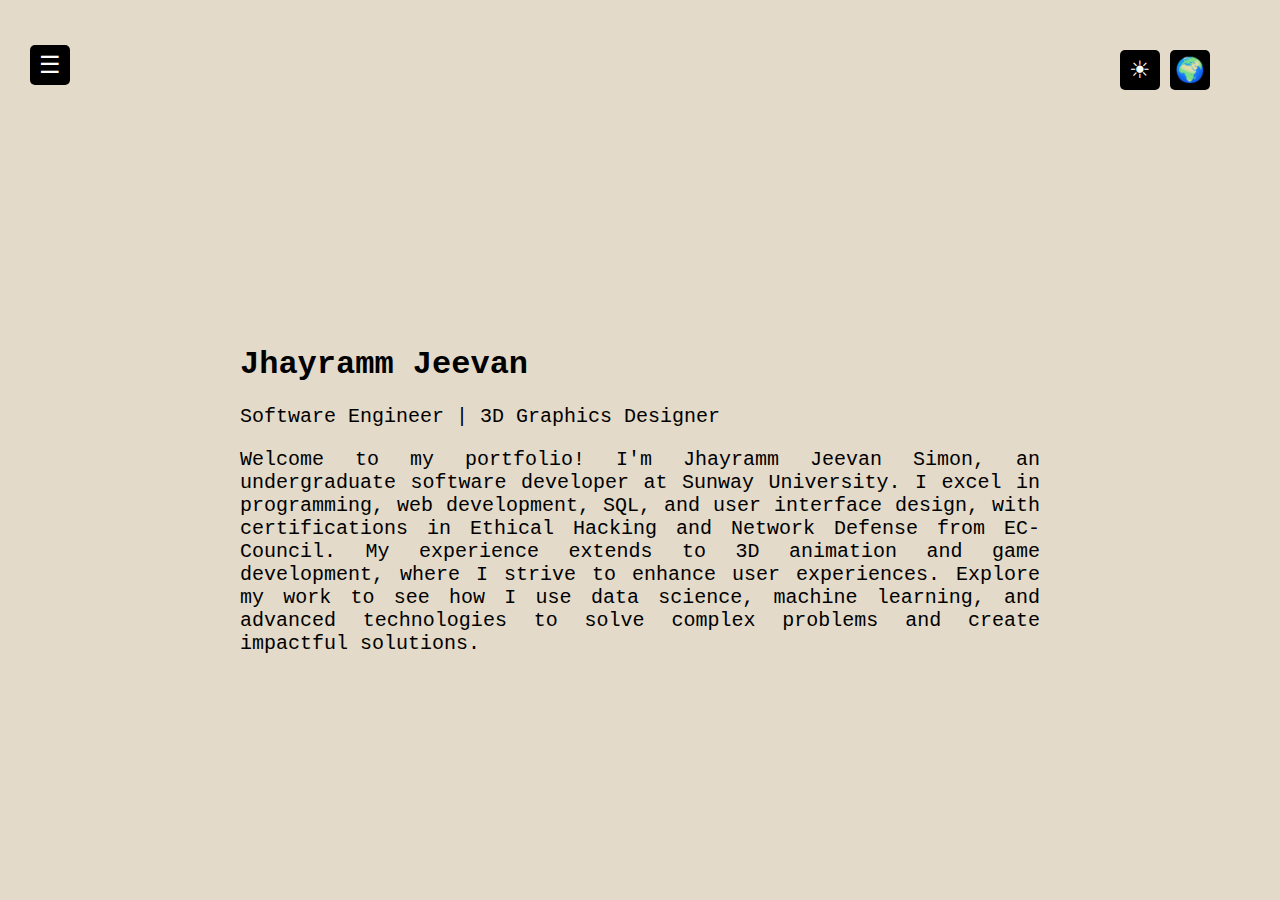
<file: index.html>
<!DOCTYPE html>
<html lang="en">
<head>
    <meta charset="UTF-8">
    <meta name="viewport" content="width=device-width, initial-scale=1.0">
    <title>My Portfolio</title>
    <link rel="stylesheet" href="css/Style.css" />
</head>
<body>
    <div class="hamburger-btn" id="hamburger-btn">☰</div>
    <div class="overlay" id="overlay"></div>
    <div class="sidebar" id="sidebar">
        <a href="About.html" class="btn" data-lang-text="about">About</a>
        <a href="Contact.html" class="btn" data-lang-text="contact">Contact</a>
        <a href="Projects.html" class="btn" data-lang-text="projects">Projects</a>
    </div>
    <div class="icon-btn">
        <div class="icon" id="theme-toggle">☀</div>
        <div class="icon" id="earth-icon">🌍</div>
    </div>
    <div class="container" data-lang-container>
        <h1 data-lang-text="name">Jhayramm Jeevan</h1>
        <p data-lang-text="title">Software Engineer | 3D Graphics Designer</p>
        <p data-lang-text="info">
            Welcome to my portfolio! I'm Jhayramm Jeevan Simon, an undergraduate software developer at Sunway University. I excel in programming, web development, SQL, and user interface design, with certifications in Ethical Hacking and Network Defense from EC-Council. My experience extends to 3D animation and game development, where I strive to enhance user experiences. Explore my work to see how I use data science, machine learning, and advanced technologies to solve complex problems and create impactful solutions.
        </p>
    </div>
    <script src="js/Buttons.js"></script>
    <script src="js/Lang.js"></script>
</body>
</html>
</file>
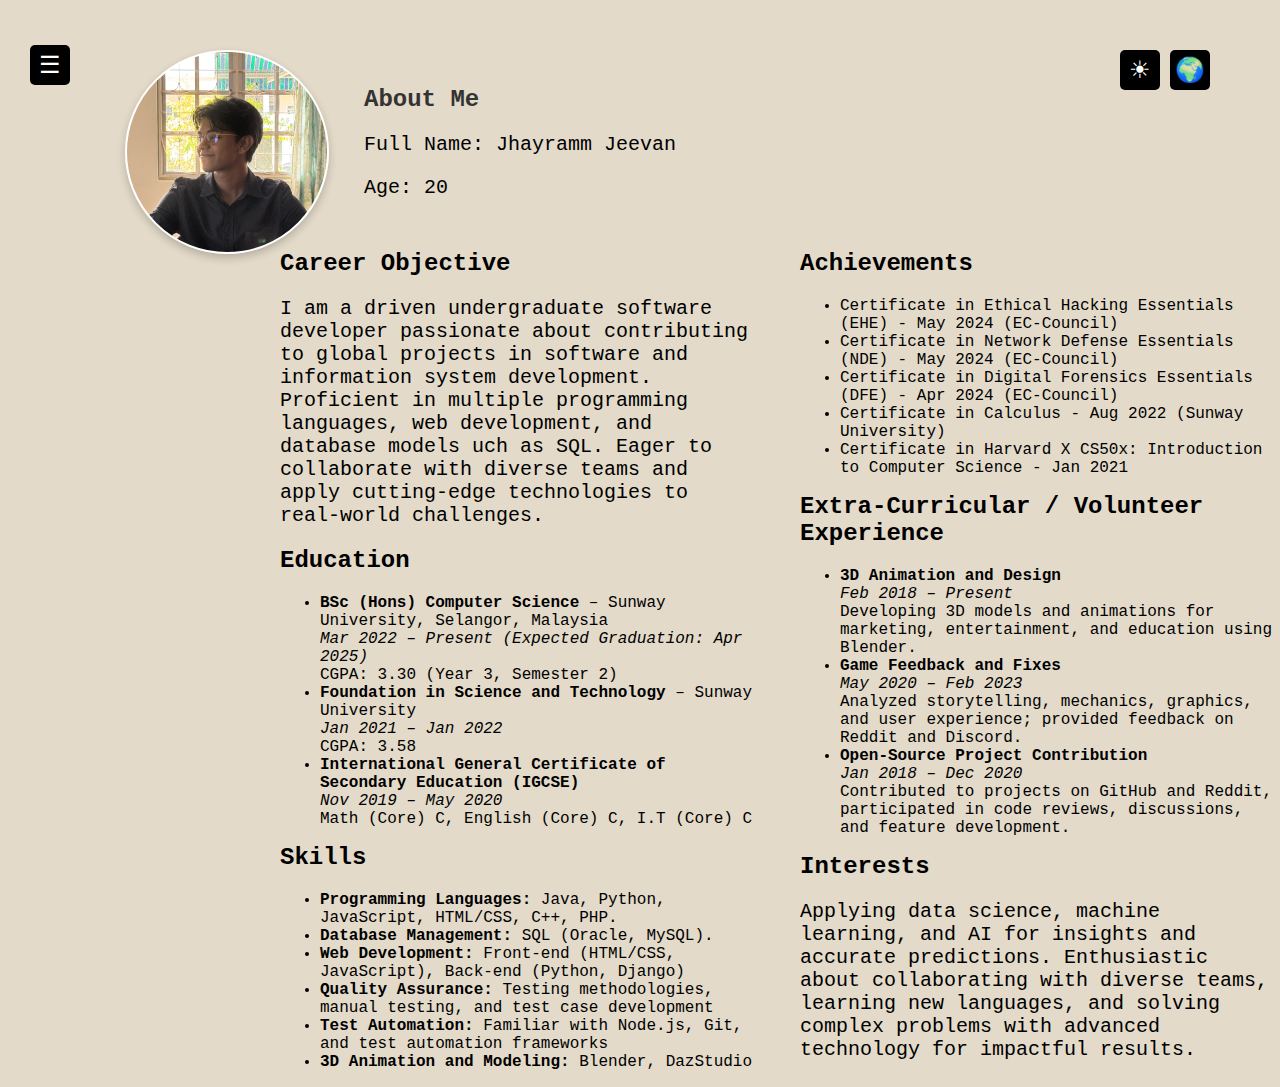
<file: About.html>
<!DOCTYPE html>
<html lang="en">
<head>
    <meta charset="UTF-8">
    <meta name="viewport" content="width=device-width, initial-scale=1.0">
    <title>About Me</title>
    <link rel="stylesheet" href="css/Style.css" />
</head>
<body>
    <div class="hamburger-btn" id="hamburger-btn">☰</div>
    <div class="overlay" id="overlay"></div>
    <div class="sidebar" id="sidebar">
        <a href="index.html" class="btn" data-lang-text="home">Home</a>
        <a href="Projects.html" class="btn" data-lang-text="projects">Projects</a>
        <a href="Contact.html" class="btn" data-lang-text="contact">Contact</a>
    </div>
    <div class="icon-btn">
        <div class="icon" id="theme-toggle">☀</div>
        <div class="icon" id="earth-icon"> 🌍</div>
    </div>

    <!-- Profile Section -->
    <div class="profile-section">
        <div class="profile-pic" id="profile-pic"></div>
        <div class="profile-text">
            <h1 data-lang-text="about me">About Me</h1>
            <p>Full Name: Jhayramm Jeevan</p>
            <p>Age: 20</p>
        </div>
    </div>

    <!-- Content Section in Two Columns -->
    <div class="content">
        <!-- Left Column -->
        <div class="column">
            <!-- Career Objective -->
            <section>
                <h2>Career Objective</h2>
                <p>I am a driven undergraduate software developer passionate about contributing to global projects in software and information system development. Proficient in multiple programming languages, web development, and database models uch as SQL. Eager to collaborate with diverse teams and apply cutting-edge technologies to real-world challenges.</p>
            </section>

            <!-- Education -->
            <section>
                <h2>Education</h2>
                <ul>
                    <li><strong>BSc (Hons) Computer Science</strong> – Sunway University, Selangor, Malaysia<br>
                        <em>Mar 2022 – Present (Expected Graduation: Apr 2025)</em><br>CGPA: 3.30 (Year 3, Semester 2)
                    </li>
                    <li><strong>Foundation in Science and Technology</strong> – Sunway University<br>
                        <em>Jan 2021 – Jan 2022</em><br>CGPA: 3.58
                    </li>
                    <li><strong>International General Certificate of Secondary Education (IGCSE)</strong><br>
                        <em>Nov 2019 – May 2020</em><br>Math (Core) C, English (Core) C, I.T (Core) C
                    </li>
                </ul>
            </section>

            <!-- Skills -->
            <section>
                <h2>Skills</h2>
                <ul>
                    <li><strong>Programming Languages:</strong> Java, Python, JavaScript, HTML/CSS, C++, PHP.</li>
                    <li><strong>Database Management:</strong> SQL (Oracle, MySQL).</li>
                    <li><strong>Web Development:</strong> Front-end (HTML/CSS, JavaScript), Back-end (Python, Django)</li>
                    <li><strong>Quality Assurance:</strong> Testing methodologies, manual testing, and test case development</li>
                    <li><strong>Test Automation:</strong> Familiar with Node.js, Git, and test automation frameworks</li>
                    <li><strong>3D Animation and Modeling:</strong> Blender, DazStudio</li>
                </ul>
            </section>
        </div>

        <!-- Right Column -->
        <div class="column">
            <!-- Achievements -->
            <section>
                <h2>Achievements</h2>
                <ul>
                    <li>Certificate in Ethical Hacking Essentials (EHE) - May 2024 (EC-Council)</li>
                    <li>Certificate in Network Defense Essentials (NDE) - May 2024 (EC-Council)</li>
                    <li>Certificate in Digital Forensics Essentials (DFE) - Apr 2024 (EC-Council)</li>
                    <li>Certificate in Calculus - Aug 2022 (Sunway University)</li>
                    <li>Certificate in Harvard X CS50x: Introduction to Computer Science - Jan 2021</li>
                </ul>
            </section>

            <!-- Extra-Curricular / Volunteer Experience -->
            <section>
                <h2>Extra-Curricular / Volunteer Experience</h2>
                <ul>
                    <li><strong>3D Animation and Design</strong><br><em>Feb 2018 – Present</em><br>
                        Developing 3D models and animations for marketing, entertainment, and education using Blender.
                    </li>
                    <li><strong>Game Feedback and Fixes</strong><br><em>May 2020 – Feb 2023</em><br>
                        Analyzed storytelling, mechanics, graphics, and user experience; provided feedback on Reddit and Discord.
                    </li>
                    <li><strong>Open-Source Project Contribution</strong><br><em>Jan 2018 – Dec 2020</em><br>
                        Contributed to projects on GitHub and Reddit, participated in code reviews, discussions, and feature development.
                    </li>
                </ul>
            </section>

        <!-- Interests -->
        <section>
            <h2>Interests</h2>
            <p>Applying data science, machine learning, and AI for insights and accurate predictions. Enthusiastic about collaborating with diverse teams, learning new languages, and solving complex problems with advanced technology for impactful results.</p>
        </section>

            
        </div>
    </div>

    <script src="js/Buttons.js"></script>
    <script src="js/Lang.js"></script>
</body>
</html>
</file>
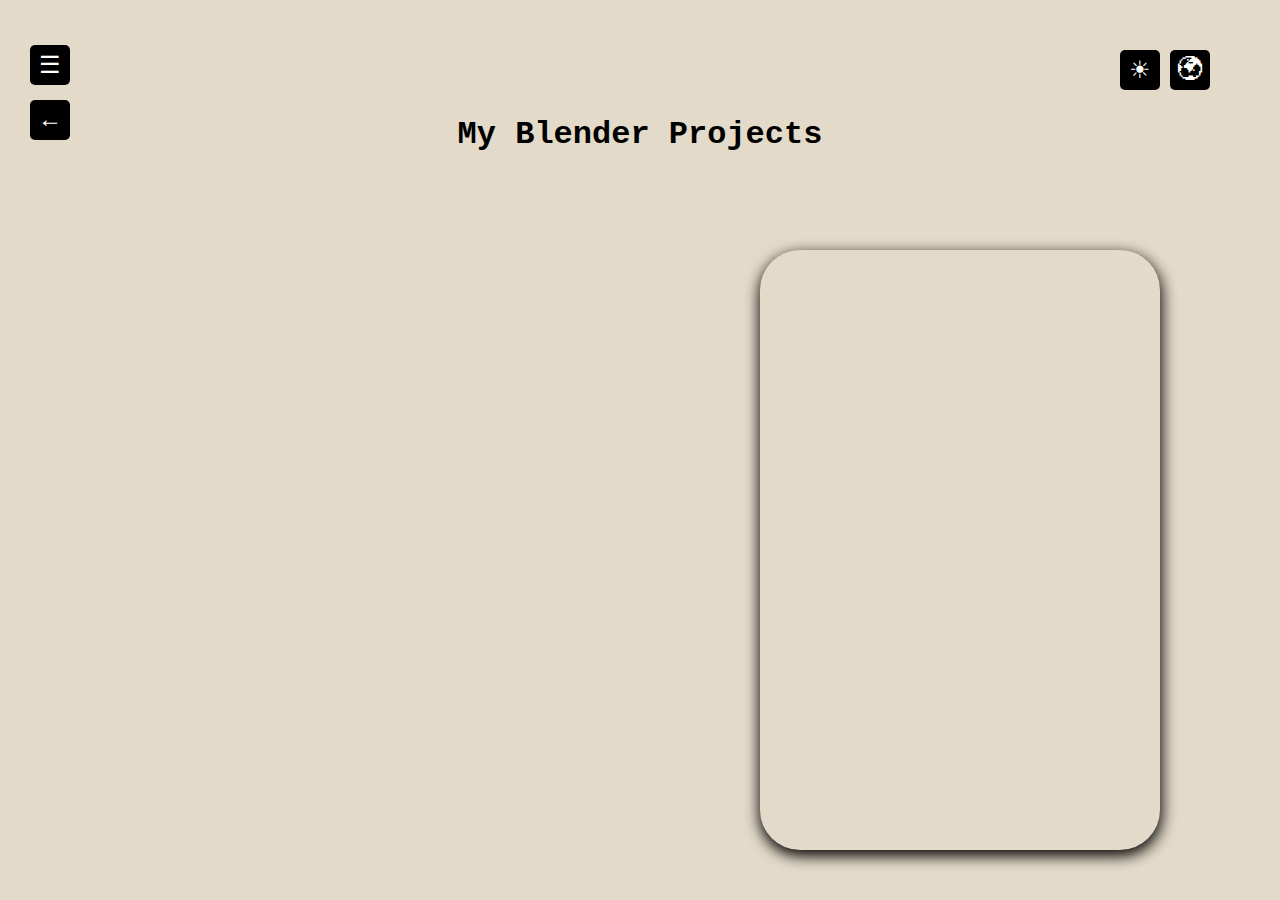
<file: blender.html>
<!DOCTYPE html>
<html lang="en">
<head>
    <meta charset="UTF-8">
    <meta name="viewport" content="width=device-width, initial-scale=1.0">
    <title>Blender Project</title>
    <link rel="stylesheet" href="css/Style.css" />
</head>
<body>
<div class="hamburger-btn" id="hamburger-btn">☰</div>
<a href="Projects.html">
<div class="Back" id="Back">←</div>
</a>
    <div class="overlay" id="overlay"></div>
    <div class="sidebar" id="sidebar">
        <a href="index.html" class="btn" data-lang-text="home">Home</a>
        <a href="Contact.html" class="btn" data-lang-text="contact">Contact</a>
        <a href="About.html" class="btn" data-lang-text="about">About</a>
    </div>
    
    <div class="icon-btn">
        <div class="icon" id="theme-toggle">☀</div>
        <div class="icon" id="earth-icon"> 🌍︎</div>
    </div>
    <div class="container3" data-lang-container>
        <h1>My Blender Projects</h1>
    </div>
        </div>
        <div class="box-container6" data-lang-container>
            <div class="b1">
                <div class="project-overlay">
                    <h2> 🏎️💨 <br> Shelby Cobra </h2>
                    <p>Under Construction</p>
                    </a>
                </div>
            </div>
            </div>
        </div>
    <script src="js/Buttons.js"></script>
    <script src="js/Lang.js"></script>
</body>
</html>
</file>
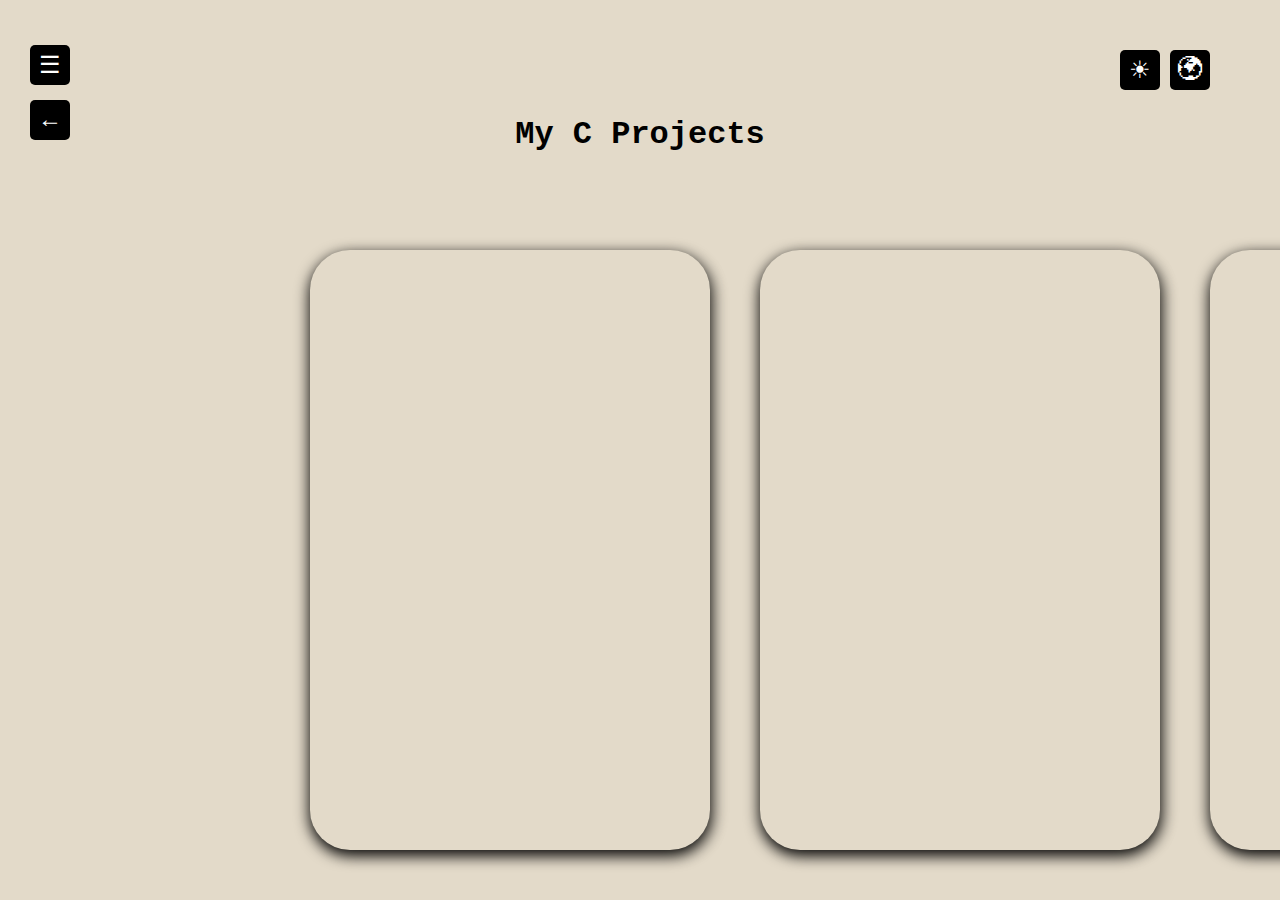
<file: C.html>
<!DOCTYPE html>
<html lang="en">
<head>
    <meta charset="UTF-8">
    <meta name="viewport" content="width=device-width, initial-scale=1.0">
    <title>C Project</title>
    <link rel="stylesheet" href="css/Style.css" />
</head>
<body>
<div class="hamburger-btn" id="hamburger-btn">☰</div>
<a href="Projects.html">
<div class="Back" id="Back">←</div>
</a>
    <div class="overlay" id="overlay"></div>
    <div class="sidebar" id="sidebar">
        <a href="index.html" class="btn" data-lang-text="home">Home</a>
        <a href="Contact.html" class="btn" data-lang-text="contact">Contact</a>
        <a href="About.html" class="btn" data-lang-text="about">About</a>
    </div>
    
    <div class="icon-btn">
        <div class="icon" id="theme-toggle">☀</div>
        <div class="icon" id="earth-icon"> 🌍︎</div>
    </div>
    <div class="container3" data-lang-container>
        <h1>My C Projects</h1>
    </div>
        </div>
        <div class="box-container5" data-lang-container>
            <div class="c1">
                <div class="project-overlay">
                    <h2>Configurations of C <br> Calendar </h2>
                    <p>This C program generates a calendar view for any specified month and year. By using the mktime function to determine the first day of the month, it aligns the days correctly in a week-by-week layout. The program also accounts for different month lengths and leap years, providing an accurate, compact calendar display on the console.</p>
                    <a href="https://github.com/Zonin05/configuration_of_C/blob/main/configurations_of_c/calendar.c" target="_blank">
                        <button1>View Code</button1>
                    </a>
                </div>
            </div>
            <div class="c2">
                <div class="project-overlay">
                    <h2>Configurations of C <br> Calculator</h2>
                    <p>This C++ calculator offers basic arithmetic functions, including addition, subtraction, multiplication, and division, as well as square and square root calculations. A menu-driven interface allows users to select operations and input values, looping until the user chooses to exit. It also includes error handling for division by zero, making it user-friendly for various calculations.</p>
                    <a href="https://github.com/Zonin05/configuration_of_C/blob/main/configurations_of_c/calculator.c" target="_blank">
                        <button1>View Code</button1>
                    </a>
                </div>
            </div>
            <div class="c3">
                <div class="project-overlay">
                    <h2>Configurations of C <br> Clock</h2>
                    <p>This C# program continuously displays the current time in the console, updating every second. A Timer triggers the time refresh, and the Console.Clear() function ensures a clean display as the seconds progress. The user can exit by pressing Enter, making it a straightforward yet dynamic clock application.</p>
                    <a href="https://github.com/Zonin05/configuration_of_C/blob/main/configurations_of_c/clock.c" target="_blank">
                        <button1>View Code</button1>
                    </a>
                </div>
            </div>
            </div>
        </div>
    <script src="js/Buttons.js"></script>
    <script src="js/Lang.js"></script>
</body>
</html>
</file>
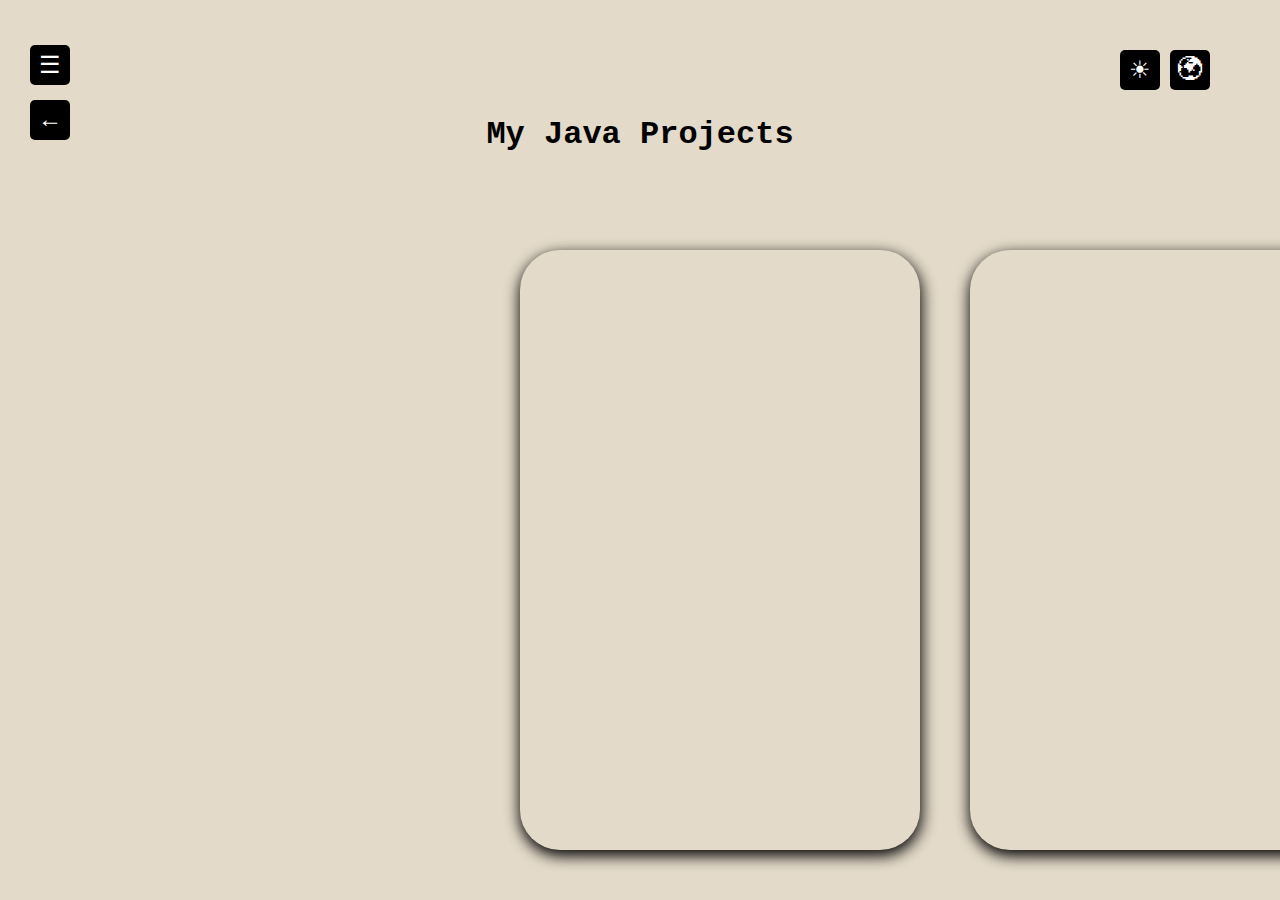
<file: java.html>
<!DOCTYPE html>
<html lang="en">
<head>
    <meta charset="UTF-8">
    <meta name="viewport" content="width=device-width, initial-scale=1.0">
    <title>Java Project</title>
    <link rel="stylesheet" href="css/Style.css" />
</head>
<body>
<div class="hamburger-btn" id="hamburger-btn">☰</div>
<a href="Projects.html">
<div class="Back" id="Back">←</div>
</a>
    <div class="overlay" id="overlay"></div>
    <div class="sidebar" id="sidebar">
        <a href="index.html" class="btn" data-lang-text="home">Home</a>
        <a href="Contact.html" class="btn" data-lang-text="contact">Contact</a>
        <a href="About.html" class="btn" data-lang-text="about">About</a>
    </div>
    
    <div class="icon-btn">
        <div class="icon" id="theme-toggle">☀</div>
        <div class="icon" id="earth-icon"> 🌍︎</div>
    </div>
    <div class="container3" data-lang-container>
        <h1>My Java Projects</h1>
    </div>
        </div>
        <div class="box-container4" data-lang-container>
            <div class="j1">
                <div class="project-overlay">
                    <h2>Bank Mate</h2>
                    <p>This code implements a simple bank system where users can create an account, deposit, withdraw money, and view their balance and transaction history. It consists of two classes: BankSystem, which handles the menu and user interactions, and Account, which manages account details and transactions.</p>
                    <a href="https://github.com/Zonin05/Java/blob/main/Java/bank_mate/src/bank_mate/Main.java" target="_blank">
                        <button1>View Code</button1>
                    </a>
                </div>
            </div>
            <div class="j2">
                <div class="project-overlay">
                    <h2>Stock Keeper</h2>
                    <p>This code defines a Stock Keeper system with four files: Main.java to run the program, Product.java for product details, Inventory.java for managing products, and Report.java for generating inventory reports.</p>
                    <a href="https://github.com/Zonin05/Java/blob/main/Java/stock_keeper/src/stock_keeper/Main.java" target="_blank">
                        <button1>View Code</button1>
                    </a>
                </div>
            </div>
            </div>
        </div>
    <script src="js/Buttons.js"></script>
    <script src="js/Lang.js"></script>
</body>
</html>
</file>
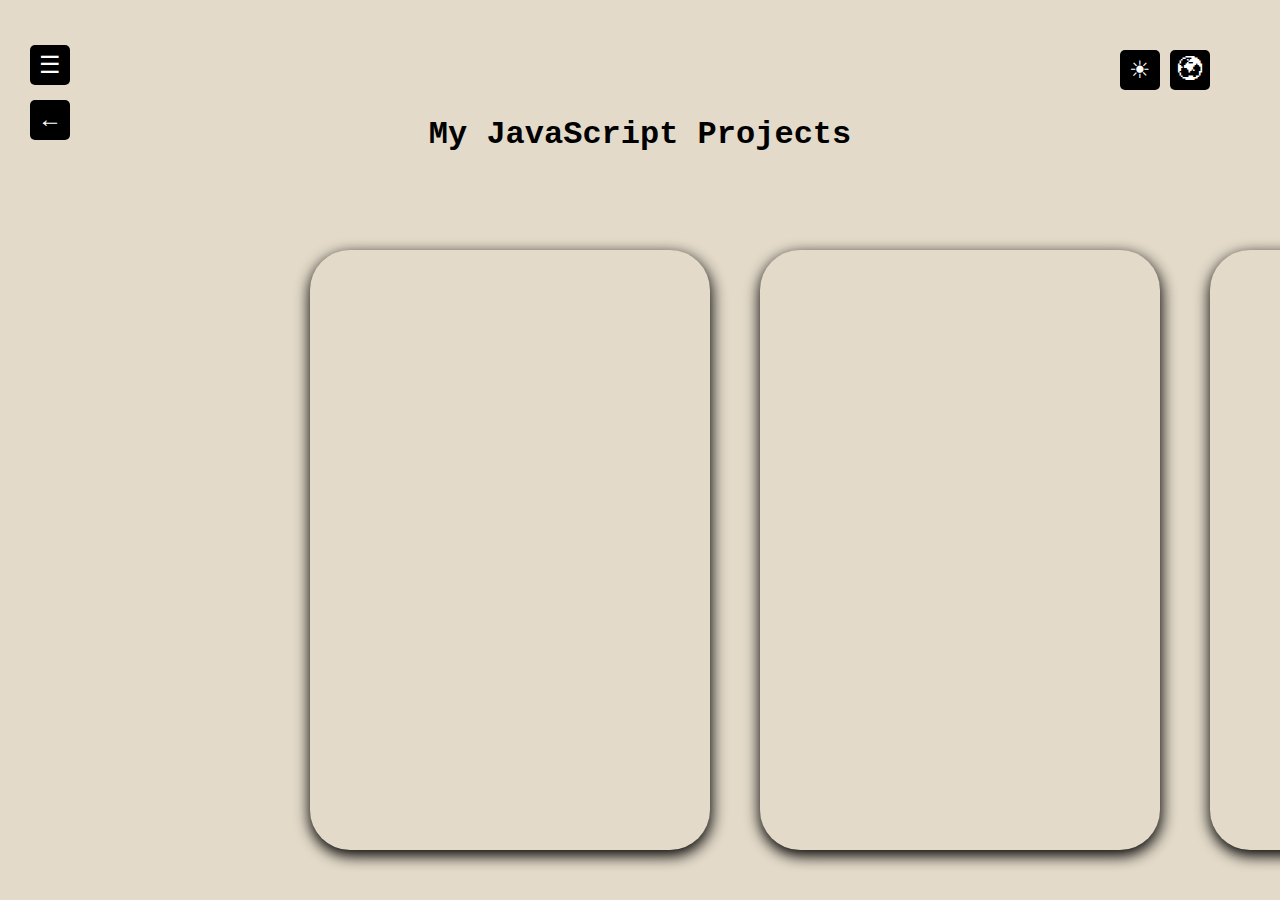
<file: js.html>
<!DOCTYPE html>
<html lang="en">
<head>
    <meta charset="UTF-8">
    <meta name="viewport" content="width=device-width, initial-scale=1.0">
    <title>JavaScript Project</title>
    <link rel="stylesheet" href="css/Style.css" />
</head>
<body>
<div class="hamburger-btn" id="hamburger-btn">☰</div>
<a href="Projects.html">
<div class="Back" id="Back">←</div>
</a>
    <div class="overlay" id="overlay"></div>
    <div class="sidebar" id="sidebar">
        <a href="index.html" class="btn" data-lang-text="home">Home</a>
        <a href="Contact.html" class="btn" data-lang-text="contact">Contact</a>
        <a href="About.html" class="btn" data-lang-text="about">About</a>
    </div>
    
    <div class="icon-btn">
        <div class="icon" id="theme-toggle">☀</div>
        <div class="icon" id="earth-icon"> 🌍︎</div>
    </div>
    <div class="container3" data-lang-container>
        <h1>My JavaScript Projects</h1>
    </div>
        </div>
        <div class="box-container3" data-lang-container>
            <div class="js1">
                <div class="project-overlay">
                    <h2>The Bucket List</h2>
                    <p>This code is for a simple to-do list app where you can add tasks, mark them as completed, delete them, and view or filter your tasks by status. It keeps track of your tasks using your browser’s storage, so your list stays the same. </p>
                    <a href="https://github.com/Zonin05/Jaffa_Cakes/blob/main/Jaffa_Cakes/bucket_list/bucket_list.js" target="_blank">
                        <button1>View Code</button1>
                    </a>
                </div>
            </div>
            <div class="js2">
                <div class="project-overlay">
                    <h2>Money Tracker 009</h2>
                    <p>This code is a budget tracker that helps you manage your income and expenses. You can add income, record expenses in different categories (like food or transportation), view your overall balance, or see how much you’ve spent in each category.</p>
                    <a href="https://github.com/Zonin05/Jaffa_Cakes/blob/main/Jaffa_Cakes/money_tracker_009/money_tracker_009.js" target="_blank">
                        <button1>View Code</button1>
                    </a>
                </div>
            </div>
            <div class="js3">
                <div class="project-overlay">
                    <h2> INCOMPLETE <br> Meal Planner </h2>
                    <p>The file structure of the "Recipe Planner" project organizes the code into logical modules. The /data folder optionally stores saved recipes and meal plans in recipeData.json. The /src folder contains the core functionality: api.js handles API requests to fetch recipes, mealPlanner.js manages meal planning logic, recipeFinder.js helps find recipes based on ingredients, ui.js controls the user interface, and main.js ties everything together. The package.json file lists dependencies and project configurations, keeping the project modular and easy to maintain.</p>
                    <a href="https://github.com/Zonin05/Jaffa_Cakes/blob/main/Jaffa_Cakes/meal_planner/src/main.js" target="_blank">
                        <button1>View Code Anyway</button1>
                    </a>
                </div>
            </div>
            </div>
        </div>
    <script src="js/Buttons.js"></script>
    <script src="js/Lang.js"></script>
</body>
</html>
</file>
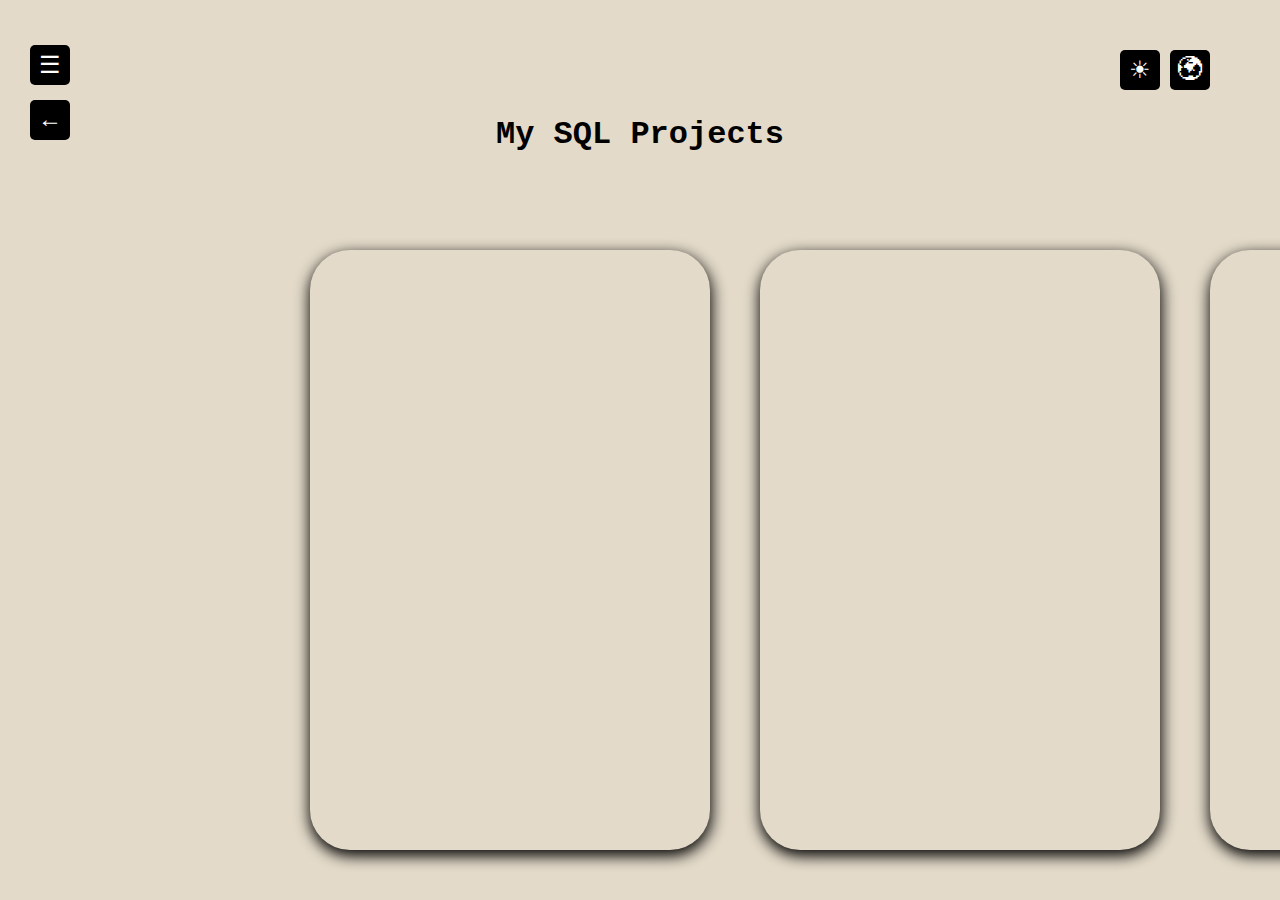
<file: mysql.html>
<!DOCTYPE html>
<html lang="en">
<head>
    <meta charset="UTF-8">
    <meta name="viewport" content="width=device-width, initial-scale=1.0">
    <title>MySQL Project</title>
    <link rel="stylesheet" href="css/Style.css" />
</head>
<body>
<div class="hamburger-btn" id="hamburger-btn">☰</div>
<a href="Projects.html">
<div class="Back" id="Back">←</div>
</a>
    <div class="overlay" id="overlay"></div>
    <div class="sidebar" id="sidebar">
        <a href="index.html" class="btn" data-lang-text="home">Home</a>
        <a href="Contact.html" class="btn" data-lang-text="contact">Contact</a>
        <a href="About.html" class="btn" data-lang-text="about">About</a>
    </div>
    
    <div class="icon-btn">
        <div class="icon" id="theme-toggle">☀</div>
        <div class="icon" id="earth-icon"> 🌍︎</div>
    </div>
    <div class="container3" data-lang-container>
        <h1>My SQL Projects</h1>
    </div>
        </div>
        <div class="box-container2" data-lang-container>
            <div class="m1">
                <div class="project-overlay">
                    <h2>Tolkien's Domain</h2>
                    <p>
                        This SQL script creates a table to store information about books, including attributes like title, publication year, ISBN, and summary. It inserts sample data for 10 books and sets appropriate indexes, including a primary key and a unique constraint on the ISBN. The script also configures auto-increment for the primary key and ensures the use of the UTF-8 character set.</p>
                    <a href="https://github.com/Zonin05/Query_Questing/blob/main/Query_Questing/tolkiens_domain/tolkiens_domain.sql" target="_blank">
                        <button1>View Code</button1>
                    </a>
                </div>
            </div>
            <div class="m2">
                <div class="project-overlay">
                    <h2>Employment_101</h2>
                    <p>
                        This SQL script sets up an employee management database with tables for employees, departments, projects, salaries, and roles. It defines relationships between the tables using foreign keys and inserts sample data for efficient querying.</p>
                    <a href="https://github.com/Zonin05/Query_Questing/blob/main/Query_Questing/employment_101/employment_101.sql" target="_blank">
                        <button1>View Code</button1>
                    </a>                
                </div>
            </div>
            <div class="m3">
                <div class="project-overlay">
                    <h2>E-commerce_001</h2>
                    <p>This SQL dump contains the structure and data for an e-commerce database, including tables for customers, inventory, orders, order items, payments, and products. It also includes a stored procedure to place an order, trigger for updating inventory after an order is placed, and the structure for some views and additional data.</p>
                    <a href="https://github.com/Zonin05/Query_Questing/blob/main/Query_Questing/ecommerce_001/ecommerce_001.sql" target="_blank">
                        <button1>View Code</button1>
                    </a>                
                </div>
            </div>
            </div>
        </div>
    <script src="js/Buttons.js"></script>
    <script src="js/Lang.js"></script>
</body>
</html>
</file>
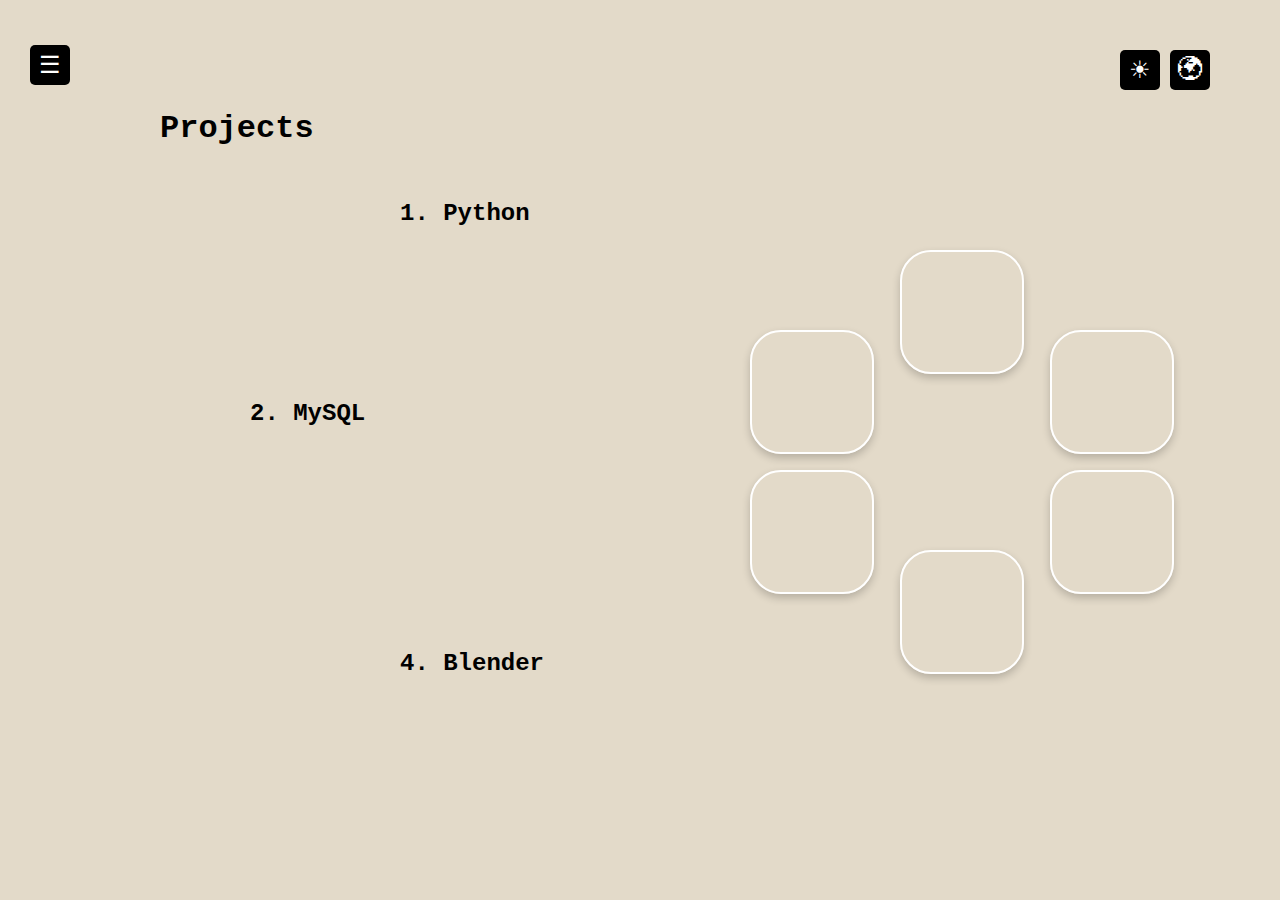
<file: Projects.html>
<!DOCTYPE html>
<html lang="en">
<head>
    <meta charset="UTF-8">
    <meta name="viewport" content="width=device-width, initial-scale=1.0">
    <title>Projects - Jhayramm Jeevan</title>
    <link rel="stylesheet" href="css/Style.css" />

</head>
<body>
    <div class="hamburger-btn" id="hamburger-btn">☰</div>
    <div class="overlay" id="overlay"></div>
    <div class="sidebar" id="sidebar">
        <a href="index.html" class="btn" data-lang-text="home">Home</a>
        <a href="Contact.html" class="btn" data-lang-text="contact">Contact</a>
        <a href="About.html" class="btn" data-lang-text="about">About</a>
    </div>
    <div class="icon-btn">
        <div class="icon" id="theme-toggle">☀</div>
        <div class="icon" id="earth-icon"> 🌍︎</div>
    </div>
    <div class="container2" data-lang-container>
        <h1 data-lang-text="projects">Projects</h1>
    </div>

    <a href="python.html" class="project python"></a>
    <a href="mysql.html" class="project sql"></a>
    <a href="js.html" class="project javascript"></a>
    <a href="blender.html" class="project blender"></a>
    <a href="java.html" class="project java"></a>
    <a href="C.html" class="project c"></a>
    

    <div class="project-titles">
        <p class="title-python">1. Python</p>
        <p class="title-sql">2. MySQL</p>
        <p class="title-js">3. JavaScript</p>
        <p class="title-blender">4. Blender</p>
        <p class="title-java">5. Java</p>
        <p class="title-c">6. C</p>
    </div>
    
    <script src="js/Buttons.js"></script>
    <script src="js/Lang.js"></script>
</body>
</html>
</file>
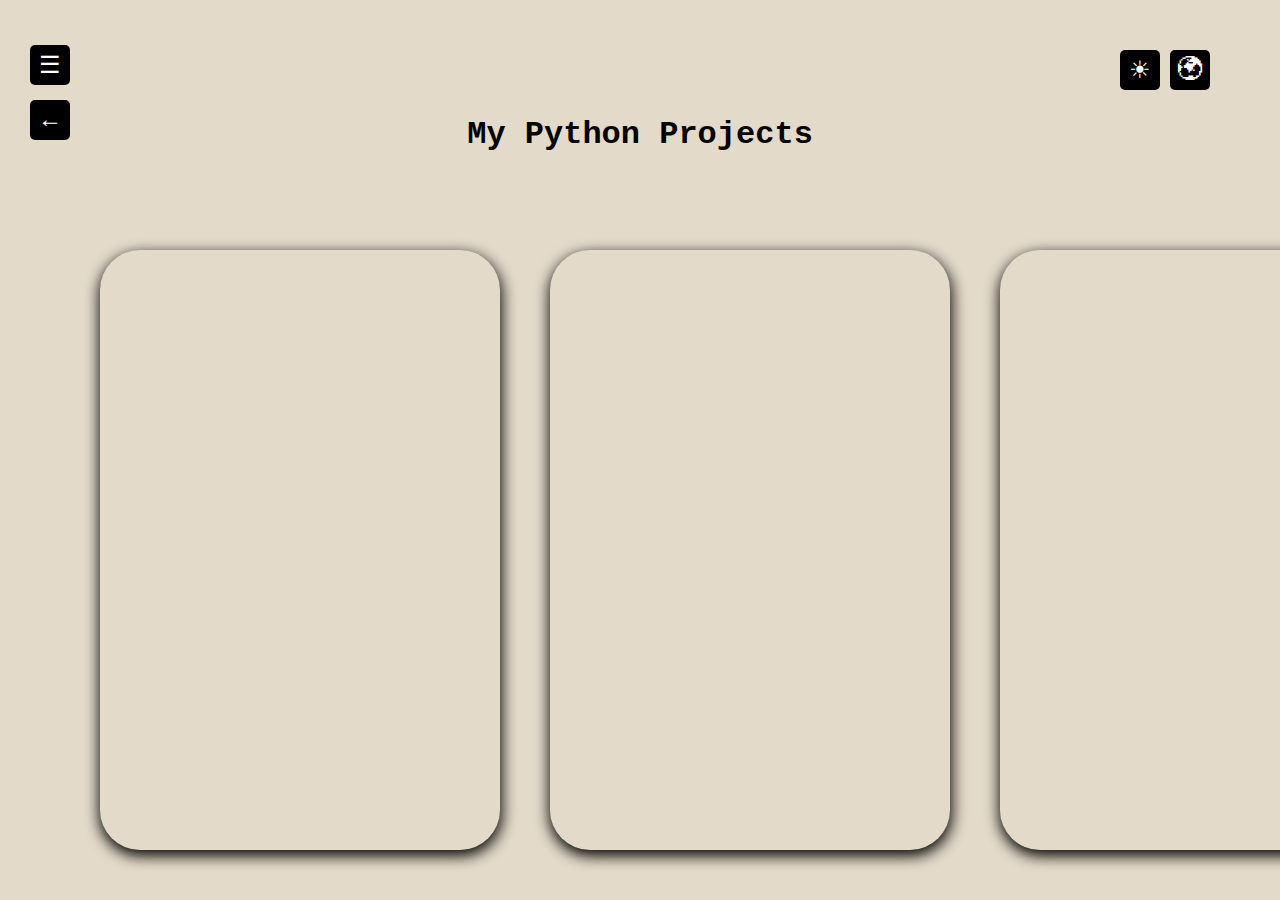
<file: python.html>
<!DOCTYPE html>
<html lang="en">
<head>
    <meta charset="UTF-8">
    <meta name="viewport" content="width=device-width, initial-scale=1.0">
    <title>Python Project</title>
    <link rel="stylesheet" href="css/Style.css" />
</head>
<body>
<div class="hamburger-btn" id="hamburger-btn">☰</div>
<a href="Projects.html">
<div class="Back" id="Back">←</div>
</a>
    <div class="overlay" id="overlay"></div>
    <div class="sidebar" id="sidebar">
        <a href="index.html" class="btn" data-lang-text="home">Home</a>
        <a href="Contact.html" class="btn" data-lang-text="contact">Contact</a>
        <a href="About.html" class="btn" data-lang-text="about">About</a>
    </div>
    
    <div class="icon-btn">
        <div class="icon" id="theme-toggle">☀</div>
        <div class="icon" id="earth-icon"> 🌍︎</div>
    </div>
    <div class="container3" data-lang-container>
        <h1>My Python Projects</h1>
    
</div>
<div class="box-container1" data-lang-container>
    <div class="p1">
        <div class="project-overlay">
            <h2>Bolt of Zeus</h2>
            <p>This Python Tkinter application allows users to input a city name and fetch current weather data (temperature and humidity) from the Open-Meteo API. It displays the weather condition based on the data and shows error messages for invalid inputs or failures.</p>
            <a href="https://github.com/Zonin05/Snake-Testing/blob/main/Snake_Testing/Bolt_Of_Zeus/bolt_of_zeus.py" target="_blank">
                <button1>View Code</button1>
            </a>
        </div>
    </div>
    <div class="p2">
        <div class="project-overlay">
            <h2>Applicant Profile Analyzer</h2>
            <p>This Python code simulates and analyzes applicant data for a loan approval system. It begins by generating synthetic applicant data, including attributes like age, income, loan amount, employment status, and credit score. The data is then categorized and summarized, with statistical insights saved in a CSV report. The program includes visualizations such as income vs. credit score and loan amount distribution.</p>
            <a href="https://github.com/Zonin05/Snake-Testing/blob/main/Snake_Testing/Applicant_Profile_Analyzer/Applicant_Profile_Analyzer.py" target="_blank">
                <button1>View Code</button1>
            </a>                
        </div>
    </div>
    <div class="p3">
        <div class="project-overlay">
            <h2>Stock Sense</h2>
            <p>StockSense is a modular stock prediction system that loads, preprocesses, and analyzes stock data to generate price forecasts using machine learning. It includes feature engineering, model training, prediction, and interactive visualization, with a main application file coordinating the workflow and utility functions supporting efficiency and reusability.</p>
            <a href="https://github.com/Zonin05/Snake-Testing/blob/main/Snake_Testing/Stock_Sense/app.py" target="_blank">
                <button1>View Code</button1>
            </a>
        </div>
    </div>
    <div class="p4">
        <div class="project-overlay">
            <h2> ⋆༺𓆩☠︎︎𓆪༻⋆ <br> Mutiny <br> Under Construction</h2>
            <p>A Game of Pirates, Thieves, and Everything in-between.</p> 
        </div>
    </div>
</div>
    

    <script src="js/Buttons.js"></script>
    <script src="js/Lang.js"></script>
</body>
</html>
</file>
<file: css/Style.css>
/* General Body Styles */
body {
    font-family: 'Courier', sans-serif; /* Updated font family */
    margin: 0;
    padding: 0;
    background-color: #E3DAC9; /* Changed to bone color */
    color: #000;
    display: flex;
    justify-content: flex-start;
    align-items: flex-start;
    height: 100vh;
    position: relative;
    transition: background-color 0.3s ease;
}




/* Dark Mode */
body.dark-mode {
    background-color: #343a40;
    color: #f8f9fa;
}

/* Container Styles */
.container {
    max-width: 800px;
    text-align: justify;
    margin: 0 auto; /* Center the container */
    padding-top: 325px; /* Add some padding at the top */
    z-index: 1;
}

.container1 {
    position: absolute;
    top: 75px;
    left: 75px;
    padding: 20px;
}

.container2 {
    position: absolute;
    top: 100px;
    left: 150px;
    padding: 10px;
}

h1[data-lang-text="projects"] {
    margin: 0;
}

/* Container3 styling */
.container3 {
    position: absolute;
    top: 15%;
    left: 50%;
    transform: translate(-50%, -50%);
    text-align: center;
}


/* Box container styling */
.box-container1 {
    display: flex;
    justify-content: center; /* Center the boxes in the container */
    margin-top: 250px;
    gap: 50px;
    Margin-left: 100px;
}

/* Styling for each box */
.p1 {
    width: 400px;
    height: 600px;
    background-image: url('https://media.istockphoto.com/id/469850273/photo/lightning-with-dramatic-cloudscape.jpg?s=612x612&w=0&k=20&c=AwlD6sOgSOaX6MojEFnIiwzLMmX0WZ_bT-dTMgv-hXk=');
    background-size: cover; /* Ensures image fills the box */
    background-position: center; /* Centers the background image */
    border-radius: 40px;
    transition: all 0.3s ease;
    box-shadow: 5px 5px 15px rgba(0, 0, 0, 0.2), 0px 5px 15px;
    position: relative; /* Needed to position overlay inside the box */
    overflow: hidden; /* Ensures overlay doesn't exceed box borders */
}

/* Show overlay on hover */
.p1:hover .project-overlay {
    opacity: 0.8;
}

/* Styling for each box */
.p2 {
    width: 400px;
    height: 600px;
    background-image: url('https://media.istockphoto.com/id/1438754625/photo/brooklyn-bridge.jpg?s=612x612&w=0&k=20&c=EimnFmsFYSzKFoDfSy_gYlc6Aoi-FryQu8-0jE_klFU=');
    background-size: cover; /* Ensures image fills the box */
    background-position: center; /* Centers the background image */
    border-radius: 40px;
    transition: all 0.3s ease;
    box-shadow: 5px 5px 15px rgba(0, 0, 0, 0.2), 0px 5px 15px;
    position: relative; /* Needed to position overlay inside the box */
    overflow: hidden; /* Ensures overlay doesn't exceed box borders */
}

.p2:hover .project-overlay {
    opacity: 0.8;
}

/* Styling for each box */
.p3 {
    width: 400px;
    height: 600px;
    background-image: url('https://img.freepik.com/premium-photo/financial-stock-market-graph-technology-abstract-background-vertical-mobile-wallpaper_892776-4424.jpg');
    background-size: cover; /* Ensures image fills the box */
    background-position: center; /* Centers the background image */
    border-radius: 40px;
    transition: all 0.3s ease;
    box-shadow: 5px 5px 15px rgba(0, 0, 0, 0.2), 0px 5px 15px;
    position: relative; /* Needed to position overlay inside the box */
    overflow: hidden; /* Ensures overlay doesn't exceed box borders */
}

.p3:hover .project-overlay {
    opacity: 0.8;
}

/* Styling for each box */
.p4 {
    width: 400px;
    height: 600px;
    background-color: #495057;
    background-size: cover; /* Ensures image fills the box */
    background-position: center; /* Centers the background image */
    border-radius: 40px;
    transition: all 0.3s ease;
    box-shadow: 5px 5px 15px rgba(0, 0, 0, 0.2), 0px 5px 15px;
    position: relative; /* Needed to position overlay inside the box */
    overflow: hidden; /* Ensures overlay doesn't exceed box borders */
}

.p4:hover .project-overlay {
    opacity: 0.8;
}

/* Box container styling */
.box-container2 {
    display: flex;
    justify-content: middle; /* Center the boxes in the container */
    margin-top: 250px;
    gap: 50px;
    Margin-left: 310px;
}

/* Styling for each box */
.m1 {
    width: 400px;
    height: 600px;
    background-image: url('https://img.freepik.com/premium-photo/public-library-scene-bookshelves-filled-with-diverse-collection-vertical-mobile-wallpaper_795881-33902.jpg');
    background-size: cover; /* Ensures image fills the box */
    background-position: center; /* Centers the background image */
    border-radius: 40px;
    transition: all 0.3s ease;
    box-shadow: 5px 5px 15px rgba(0, 0, 0, 0.2), 0px 5px 15px;
    position: relative; /* Needed to position overlay inside the box */
    overflow: hidden; /* Ensures overlay doesn't exceed box borders */
}

/* Show overlay on hover */
.m1:hover .project-overlay {
    opacity: 0.8;
}

/* Styling for each box */
.m2 {
    width: 400px;
    height: 600px;
    background-image: url('https://cdn.sanity.io/images/drq70983/production/6b58d0074596c0c9d03a679320de06c8286e36eb-1999x1467.jpg?fit=max&auto=format');
    background-size: cover; /* Ensures image fills the box */
    background-position: center; /* Centers the background image */
    border-radius: 40px;
    transition: all 0.3s ease;
    box-shadow: 5px 5px 15px rgba(0, 0, 0, 0.2), 0px 5px 15px;
    position: relative; /* Needed to position overlay inside the box */
    overflow: hidden; /* Ensures overlay doesn't exceed box borders */
}

.m2:hover .project-overlay {
    opacity: 0.8;
}

/* Styling for each box */
.m3 {
    width: 400px;
    height: 600px;
    background-image: url('https://img.freepik.com/free-psd/shopping-vertical-background_23-2150409479.jpg');
    background-size: cover; /* Ensures image fills the box */
    background-position: center; /* Centers the background image */
    border-radius: 40px;
    transition: all 0.3s ease;
    box-shadow: 5px 5px 15px rgba(0, 0, 0, 0.2), 0px 5px 15px;
    position: relative; /* Needed to position overlay inside the box */
    overflow: hidden; /* Ensures overlay doesn't exceed box borders */
}

.m3:hover .project-overlay {
    opacity: 0.8;
}



/* Box container styling */
.box-container5 {
    display: flex;
    justify-content: middle; /* Center the boxes in the container */
    margin-top: 250px;
    gap: 50px;
    Margin-left: 310px;
}

/* Styling for each box */
.c1 {
    width: 400px;
    height: 600px;
    background-image: url('https://img.pikbest.com/wp/202347/minimalist-calendar-minimalistic-3d-with-stylish-design-on-light-blue-background_9763678.jpg!bw700');
    background-size: cover; /* Ensures image fills the box */
    background-position: center; /* Centers the background image */
    border-radius: 40px;
    transition: all 0.3s ease;
    box-shadow: 5px 5px 15px rgba(0, 0, 0, 0.2), 0px 5px 15px;
    position: relative; /* Needed to position overlay inside the box */
    overflow: hidden; /* Ensures overlay doesn't exceed box borders */
}

/* Show overlay on hover */
.c1:hover .project-overlay {
    opacity: 0.8;
}

/* Styling for each box */
.c2 {
    width: 400px;
    height: 600px;
    background-image: url('https://thumbs.dreamstime.com/b/pie-chart-sale-headline-calculator-vertical-simple-photo-color-printed-paper-sheet-as-main-motif-black-background-50524308.jpg');
    background-size: cover; /* Ensures image fills the box */
    background-position: center; /* Centers the background image */
    border-radius: 40px;
    transition: all 0.3s ease;
    box-shadow: 5px 5px 15px rgba(0, 0, 0, 0.2), 0px 5px 15px;
    position: relative; /* Needed to position overlay inside the box */
    overflow: hidden; /* Ensures overlay doesn't exceed box borders */
}

.c2:hover .project-overlay {
    opacity: 0.8;
}

/* Styling for each box */
.c3 {
    width: 400px;
    height: 600px;
    background-image: url('https://img.freepik.com/premium-photo/clock-9-blank-space-text-ideas-time-concept-vertical-mobile-wallpaper_795881-33713.jpg');
    background-size: cover; /* Ensures image fills the box */
    background-position: center; /* Centers the background image */
    border-radius: 40px;
    transition: all 0.3s ease;
    box-shadow: 5px 5px 15px rgba(0, 0, 0, 0.2), 0px 5px 15px;
    position: relative; /* Needed to position overlay inside the box */
    overflow: hidden; /* Ensures overlay doesn't exceed box borders */
}

.c3:hover .project-overlay {
    opacity: 0.8;
}

/* Box container styling */
.box-container3 {
    display: flex;
    justify-content: middle; /* Center the boxes in the container */
    margin-top: 250px;
    gap: 50px;
    Margin-left: 310px;
}

/* Styling for each box */
.js1 {
    width: 400px;
    height: 600px;
    background-image: url('https://i.pinimg.com/originals/e1/27/03/e12703c233530c4649ac213c7954688e.jpg');
    background-size: cover; /* Ensures image fills the box */
    background-position: center; /* Centers the background image */
    border-radius: 40px;
    transition: all 0.3s ease;
    box-shadow: 5px 5px 15px rgba(0, 0, 0, 0.2), 0px 5px 15px;
    position: relative; /* Needed to position overlay inside the box */
    overflow: hidden; /* Ensures overlay doesn't exceed box borders */
}

/* Show overlay on hover */
.js1:hover .project-overlay {
    opacity: 0.8;
}

/* Styling for each box */
.js2 {
    width: 400px;
    height: 600px;
    background-image: url('https://img.freepik.com/free-vector/dollar-sign-pattern-background_23-2150981635.jpg');
    background-size: cover; /* Ensures image fills the box */
    background-position: center; /* Centers the background image */
    border-radius: 40px;
    transition: all 0.3s ease;
    box-shadow: 5px 5px 15px rgba(0, 0, 0, 0.2), 0px 5px 15px;
    position: relative; /* Needed to position overlay inside the box */
    overflow: hidden; /* Ensures overlay doesn't exceed box borders */
}

.js2:hover .project-overlay {
    opacity: 0.8;
}

/* Styling for each box */
.js3 {
    width: 400px;
    height: 600px;
    background-image: url('https://media.istockphoto.com/id/1322199174/photo/meal-plan-concept-hard-light.jpg?s=612x612&w=0&k=20&c=6XuA4I3sy94ougcq7Yrz52mR3s27QBjDeqRttsc_e2w=');
    background-size: cover; /* Ensures image fills the box */
    background-position: center; /* Centers the background image */
    border-radius: 40px;
    transition: all 0.3s ease;
    box-shadow: 5px 5px 15px rgba(0, 0, 0, 0.2), 0px 5px 15px;
    position: relative; /* Needed to position overlay inside the box */
    overflow: hidden; /* Ensures overlay doesn't exceed box borders */
}

.js3:hover .project-overlay {
    opacity: 0.8;
}

/* Box container styling */
.box-container4 {
    display: flex;
    justify-content: middle; /* Center the boxes in the container */
    margin-top: 250px;
    gap: 50px;
    Margin-left: 520px;
}

/* Styling for each box */
.j1 {
    width: 400px;
    height: 600px;
    background-image: url('https://plus.unsplash.com/premium_photo-1681429766540-f05bd18b4002?fm=jpg&q=60&w=3000&ixlib=rb-4.0.3&ixid=M3wxMjA3fDB8MHxzZWFyY2h8NXx8Y2l0eSUyMGJ1aWxkaW5nJTIwNGslMjB3YWxscGFwZXJ8ZW58MHx8MHx8fDA%3D');
    background-size: cover; /* Ensures image fills the box */
    background-position: center; /* Centers the background image */
    border-radius: 40px;
    transition: all 0.3s ease;
    box-shadow: 5px 5px 15px rgba(0, 0, 0, 0.2), 0px 5px 15px;
    position: relative; /* Needed to position overlay inside the box */
    overflow: hidden; /* Ensures overlay doesn't exceed box borders */
}

/* Show overlay on hover */
.j1:hover .project-overlay {
    opacity: 0.8;
}

/* Styling for each box */
.j2 {
    width: 400px;
    height: 600px;
    background-image: url('https://img.freepik.com/premium-photo/empty-state-art-storehouse-ready-new-inventory-storage-vertical-mobile-wallpaper_896558-15933.jpg');
    background-size: cover; /* Ensures image fills the box */
    background-position: center; /* Centers the background image */
    border-radius: 40px;
    transition: all 0.3s ease;
    box-shadow: 5px 5px 15px rgba(0, 0, 0, 0.2), 0px 5px 15px;
    position: relative; /* Needed to position overlay inside the box */
    overflow: hidden; /* Ensures overlay doesn't exceed box borders */
}

.j2:hover .project-overlay {
    opacity: 0.8;
}

/* Box container styling */
.box-container6 {
    display: flex;
    justify-content: middle; /* Center the boxes in the container */
    margin-top: 250px;
    gap: 50px;
    Margin-left: 760px;
}

/* Styling for each box */
.b1 {
    width: 400px;
    height: 600px;
    background-image: url('https://i.pinimg.com/736x/f9/42/16/f942166045ef57e0f66714ede373228e.jpg');
    background-size: cover; /* Ensures image fills the box */
    background-position: center; /* Centers the background image */
    border-radius: 40px;
    transition: all 0.3s ease;
    box-shadow: 5px 5px 15px rgba(0, 0, 0, 0.2), 0px 5px 15px;
    position: relative; /* Needed to position overlay inside the box */
    overflow: hidden; /* Ensures overlay doesn't exceed box borders */
}

.b1:hover .project-overlay {
    opacity: 0.8;
}

/* Styling for button1 */
button1 {
    background-color: #ffffff; /* Green background */
    color: rgb(0, 0, 0); /* White text */
    padding: 10px 20px; /* Padding for the button */
    font-size: 16px; /* Font size */
    border: none; /* Remove border */
    border-radius: 8px; /* Rounded corners */
    cursor: pointer; /* Pointer cursor on hover */
    transition: background-color 0.3s ease; /* Smooth background color change */
}

button1:hover {
    background-color: #45a049; /* Darker green on hover */
}


/* Project overlay styling */
.project-overlay {
    position: absolute;
    top: 0;
    left: 0;
    width: 100%;
    height: 100%;
    background-color: rgba(0, 0, 0, 0.7);
    color: #fff;
    display: flex;
    flex-direction: column;
    align-items: center;
    justify-content: center;
    opacity: 0; /* Hidden initially */
    transition: opacity 0.4s ease; /* Smooth transition */
    border-radius: inherit; /* Matches the .p1 border radius */
    text-align: center;
}

/* Text styling inside overlay */
.project-overlay h2 {
    font-size: 1.8em;
    margin: 10px 0;
}

.project-overlay p {
    font-size: 1em;
    margin: 10px;
}

p{
   font-size: 20px; 
}
/* Heading and Paragraph Styles */
h1 {
    margin-left: 0; /* Align text to the left */
}

/* Link Styles */
a {
    text-decoration: none;
    font-weight: bold;
    display: block;
    margin-bottom: 10px;
    font-size: 1.2rem;
    color: #000;
}

a:hover {
    text-decoration: underline;
}

/* Icon Button Container */
.icon-btn {
    position: absolute;
    top: 50px;
    right: 70px;
    display: flex;
    gap: 10px;
    z-index: 2;
}

/* Individual Icon Styles */
.icon {
    display: flex;
    justify-content: center;
    align-items: center;
    width: 40px;
    height: 40px;
    background-color: #000;
    color: #fff;
    border-radius: 5px;
    font-size: 1.5rem;
    cursor: pointer;
    transition: background-color 0.3s ease;
    position: relative;
}

body.dark-mode .icon-btn .icon {
    background-color: #f8f9fa;
    color: #000;
}

.icon:hover {
    background-color: #0056b3;
}

/* Dropdown Menu Styles */
.dropdown {
    display: none;
    position: absolute;
    top: 45px;
    background-color: #fff;
    border: 1px solid #ccc;
    border-radius: 5px;
    overflow: hidden; /* Hide scrollbar */
    box-shadow: 0 8px 16px rgba(0, 0, 0, 0.2);
    z-index: 1;
    scrollbar-width: none; /* For Firefox */
}

.dropdown a {
    display: block;
    padding: 6px;
    text-decoration: none;
    color: #000;
    white-space: nowrap;
    position: relative;
    scrollbar-width: none; /* For Firefox */
}

.dropdown a:hover {
    background-color: #ddd;
    scrollbar-width: none; /* For Firefox */
}

.dropdown a.selected::after {
    content: '✓';
    position: absolute;
    right: 10px;
    color: rgb(0, 0, 0);
    scrollbar-width: none; /* For Firefox */
}

.Back{
    position: absolute;
    top: 100px;
    left: 30px;
    display: flex;
    justify-content: center;
    align-items: center;
    width: 40px;
    height: 40px;
    background-color: #000;
    color: #fff;
    border-radius: 5px;
    font-size: 1.5rem;
    cursor: pointer;
    transition: background-color 0.3s ease, color 0.3s ease;
    z-index: 2;
}

/* Hamburger Menu Styles */
.hamburger-btn {
    position: absolute;
    top: 45px;
    left: 30px;
    display: flex;
    justify-content: center;
    align-items: center;
    width: 40px;
    height: 40px;
    background-color: #000;
    color: #fff;
    border-radius: 5px;
    font-size: 1.5rem;
    cursor: pointer;
    transition: background-color 0.3s ease, color 0.3s ease;
    z-index: 2;
}

.hamburger-btn:hover {
    background-color: #0056b3;
}

/* Dark Mode Styles for Hamburger */
body.dark-mode .hamburger-btn {
    background-color: #f8f9fa;
    color: #000;
}

/* Dark Mode Styles for Hamburger */
body.dark-mode .Back {
    background-color: #f8f9fa;
    color: #000;
}

.Back:hover {
    background-color: #0056b3;
}

body.dark-mode .hamburger-btn:hover {
    background-color: #0056b3;
}

body.dark-mode .Back:hover {
    background-color: #0056b3;
}

/* Sidebar Styles */
.sidebar {
    display: none;
    position: fixed;
    top: 0;
    left: 0;
    width: 250px;
    height: 100%;
    background-color: #fff;
    box-shadow: 2px 0 5px rgba(0, 0, 0, 0.3);
    z-index: 3;
    padding: 20px;
    transition: transform 0.3s ease;
}

.sidebar a {
    font-size: 1.5rem;
    margin: 15px 0;
}

/* Overlay Styles */
.overlay {
    display: none;
    position: fixed;
    top: 0;
    left: 0;
    width: 100%;
    height: 100%;
    background-color: rgba(0, 0, 0, 0.5);
    z-index: 2;
    transition: opacity 0.3s ease;
}

/* Sidebar and Overlay Active States */
.sidebar.open {
    display: block;
    transform: translateX(0);
}

.overlay.active {
    display: block;
    opacity: 1;
}

.social-icons {
    position: relative;
    width: 500px; /* adjust as needed */
    height: 500px; /* adjust as needed */
}

/* Base style for all social icons */
.social-icon {
    width: 100px;
    height: 100px;
    border-radius: 50%;
    border: 2px solid #fff;
    box-shadow: 0 4px 8px rgba(0, 0, 0, 0.2);
    cursor: pointer;
    transition: all 0.4s ease;
    background-size: cover;
    background-position: center;
    position: absolute; /* Positioning without margins */
}

/* Hover effect */
.social-icon:hover {
    transform: scale(1.1); /* Slightly enlarges the icon */
    box-shadow: 0 6px 12px rgba(0, 0, 0, 0.3); /* Adds a shadow */
}

/* Specific positioning for each icon */
.instagram {
    background-image: url('https://upload.wikimedia.org/wikipedia/commons/thumb/9/95/Instagram_logo_2022.svg/1200px-Instagram_logo_2022.svg.png');
    top: 300px;
    left: 200px;
}

.linkedin {
    background-image: url('https://encrypted-tbn0.gstatic.com/images?q=tbn:ANd9GcRokEYt0yyh6uNDKL8uksVLlhZ35laKNQgZ9g&s');
    top: 300px;
    left: 380px;
}

.github {
    background-image: url('https://cdn.pixabay.com/photo/2022/01/30/13/33/github-6980894_960_720.png');
    top: 300px;
    left: 550px;
}

.reddit {
    background-image: url('https://encrypted-tbn0.gstatic.com/images?q=tbn:ANd9GcQiZUkG9d1o5ID5hRCvHSRfZCesJpzAYlhw3A&s');
    top: 450px;
    left: 470px;
}

.stack {
    background-image: url('https://static-00.iconduck.com/assets.00/stack-overflow-icon-2048x2048-7ohycn5z.png');
    top: 450px;
    left: 290px;
}

/* Profile section container */
.profile-section {
    display: flex;
    align-items: center;
    position: absolute;
    top: 50px;
    left: 125px;
    gap: 20px;
}

/* Profile picture styling */
.profile-pic {
    width: 200px; 
    height: 200px;
    background-image: url('P1(ALT).jpg');
    background-size: cover;
    background-position: center;
    border-radius: 50%;
    border: 2px solid #fff;
    box-shadow: 0 4px 8px rgba(0, 0, 0, 0.2);
    cursor: pointer;
    transition: all 0.4s ease;
}

/* Expanded profile picture styling */
.profile-pic.expanded {
    width: 500px;
    height: 500px;
    top: 50%;
    left: 50%;
    box-shadow: 0 8px 16px rgba(0, 0, 0, 0.4);
    z-index: 100;
}

/* Profile text styling */
.profile-text {
    background-color: #e3dac9; /* Light mode background */
    padding: 15px;
    border-radius: 10px;
}

/* Dark Mode for Profile Text */
body.dark-mode .profile-text {
    background-color: #495057; /* Darker color for dark mode */
    color: #f8f9fa; /* Light text color for readability */
}

/* About Me heading */
.profile-text h1 {
    font-size: 24px;
    color: #333;
    margin: 0;
}

/* Dark Mode for Profile Text */
body.dark-mode .profile-text h1 {
    background-color: #495057; /* Darker color for dark mode */
    color: #ffffff; /* Light text color for readability */
}

/* Content section for two-column layout */
.content {
    display: flex;
    justify-content: space-between;
    margin-top: 250px;
    margin-left: 280px;
    width: 80%;
}

/* Column styling */
.column {
    width: 48%;
}

/* General styling for section headings */
.content h2 {
    margin-top: 0;
}

.contact-form {
    display: flex;
    flex-direction: column;
    justify-content: center; /* Centers content vertically */
    align-items: center; /* Centers content horizontally */
    padding: 20px; /* Adds padding around the form */
    width: 30%; /* Adjust width as needed */
    height: auto; /* Adjust height to fit content */
    margin-left: auto; /* Centers the form horizontally */
    margin-right: 200px; /* Centers the form horizontally */
    margin-top: 200px; /* Adjust top margin */
    background-color: #e3dac9; /* Optional: adds a background to the form */
    border-radius: 8px; /* Optional: adds rounded corners to the form */
    box-shadow: 0 4px 8px rgba(0, 0, 0, 0.1); /* Optional: adds a shadow effect */
}

.form-row {
    display: flex;
    flex-direction: column; /* Stack the input containers vertically */
    justify-content: center;
    margin-bottom: 15px;
    width: 70%; /* Ensure the row takes the full width of the form */
}

.input-container {
    width: 100%; /* Take full width within the form */
    max-width: 400px; /* Optional: Limit the maximum width */
    margin-bottom: 15px;
}

.input-container label {
    display: block;
    margin-bottom: 5px;
    text-align: left; /* Keeps labels left aligned */
}

.input-container input, .input-container textarea {
    width: 100%; /* Ensure inputs stretch to fill the container */
    padding: 10px;
    border: 1px solid #000000;
    border-radius: 10px;
    margin-top: 5px; /* Add spacing between label and input */
}

.input-container textarea {
    resize: vertical;
}

.send-btn {
    background-color: #000000;
    color: white;
    border: none;
    padding: 10px 20px;
    border-radius: 5px;
    cursor: pointer;
    align-self: center; /* Align the button to the center */
    width: 100%;
    max-width: 300px; /* Optional: Limit the maximum width */
}

.send-btn:hover {
    background-color: #45a049;
}

.send-btn:active {
    background-color: #3e8e41;
}

/* Dark Mode Styling for Contact Form */
body.dark-mode .contact-form {
    background-color: #343a40; /* Dark mode background */
    color: #f8f9fa; /* Light text color for contrast */
    box-shadow: 0 4px 8px rgba(255, 255, 255, 0.1); /* Softer shadow for dark mode */
}

/* Dark Mode for Form Row */
body.dark-mode .form-row {
    color: #f8f9fa;
}

/* Dark Mode Styling for Input Containers */
body.dark-mode .input-container input,
body.dark-mode .input-container textarea {
    background-color: #495057; /* Darker input field background */
    color: #f8f9fa; /* Light text color */
    border: 1px solid #6c757d; /* Subtle border color */
}

/* Dark Mode Styling for Send Button */
body.dark-mode .send-btn {
    background-color: #6c757d; /* Darker button background */
    color: #f8f9fa; /* Light text color */
}

/* Dark Mode Styling for Send Button Hover and Active States */
body.dark-mode .send-btn:hover {
    background-color: #5a6268; /* Slightly lighter for hover */
}

body.dark-mode .send-btn:active {
    background-color: #495057; /* Darker shade for active state */
}

.project {
    width: 120px;
    height: 120px;
    border-radius: 25%;
    border: 2px solid #fff;
    box-shadow: 0 4px 8px rgba(0, 0, 0, 0.2);
    transition: transform 0.2s ease;
    cursor: pointer;
    background-size: 100%;
    background-position: center;
    position: absolute;
}

.project.dark-mode {
    width: 120px;
    height: 120px;
    border-radius: 25%;
    border: 2px solid #fff;
    box-shadow: 0 4px 8px rgba(0, 0, 0, 0.2);
    transition: transform 0.2s ease;
    cursor: pointer;
    background-size: 100%;
    background-position: center;
    position: absolute;
    box-shadow: 0 4px 8px rgb(243, 225, 225);
}

/* Hover effect */
.project:hover {
    transform: scale(1.1); /* Slightly enlarges the icon */
    box-shadow: 0 6px 12px rgba(0, 0, 0, 0.3); /* Adds a shadow */
}

/* Active (clicked) effect */
.project.clicked {
    transform: scale(0.95); /* Slightly reduces the icon size to give a clicked effect */
    box-shadow: 0 8px 16px rgba(0, 0, 0, 0.5); /* Stronger shadow for clicked state */
    background-color: rgba(0, 0, 0, 0.1); /* Optional background color change for clicked effect */
}

/* Specific styling for the python icon */
.python {
    background-image: url('https://cdn.icon-icons.com/icons2/3406/PNG/512/python_logo_icon_216351.png');
    top: 250px;
    left: 900px;
}

.sql {
    background-image: url('https://images.freeimages.com/fic/images/icons/2779/simple_icons/4096/mysql_4096_black.png');
    top: 330px;
    left: 750px;
}

.javascript {
    background-image: url('https://cdn1.iconfinder.com/data/icons/round-icons-vol-2/512/Code_javascript_development-512.png');
    top: 330px;
    left: 1050px;
}

.blender {
    background-image: url('https://icons.veryicon.com/png/o/object/material-design-icons-1/blender-17.png');
    top: 470px;
    left: 750px;
}

.lock {
    background-image: url('https://cdn4.iconfinder.com/data/icons/defaulticon/icons/png/256x256/padlock-closed.png');
    top: 400px;
    left: 900px;
}

.java {
    background-image: url('https://cdn-icons-png.flaticon.com/512/154/154878.png');
    top: 470px;
    left: 1050px;
}

.c {
    background-image: url('https://i.pinimg.com/originals/1f/88/69/1f886933389dfdd361d7545fbf2be130.png');
    top: 550px;
    left: 900px;
}

/* Base style for all project titles */
.project-titles p {
    font-size: 24px;
    font-weight: bold;
    margin: 0;
    padding: 0;
    position: absolute;
}

/* Positioning and specific styles for each title */
.title-python { top: 200px; left: 400px; }
.title-sql { top: 400px; left: 250px; }
.title-js { top: 200px; left: 1350px; }
.title-blender { top: 650px; left: 400px; }
.title-java { top: 400px; left: 1450px; }
.title-c { top: 650px; left: 1350px; }
</file>
